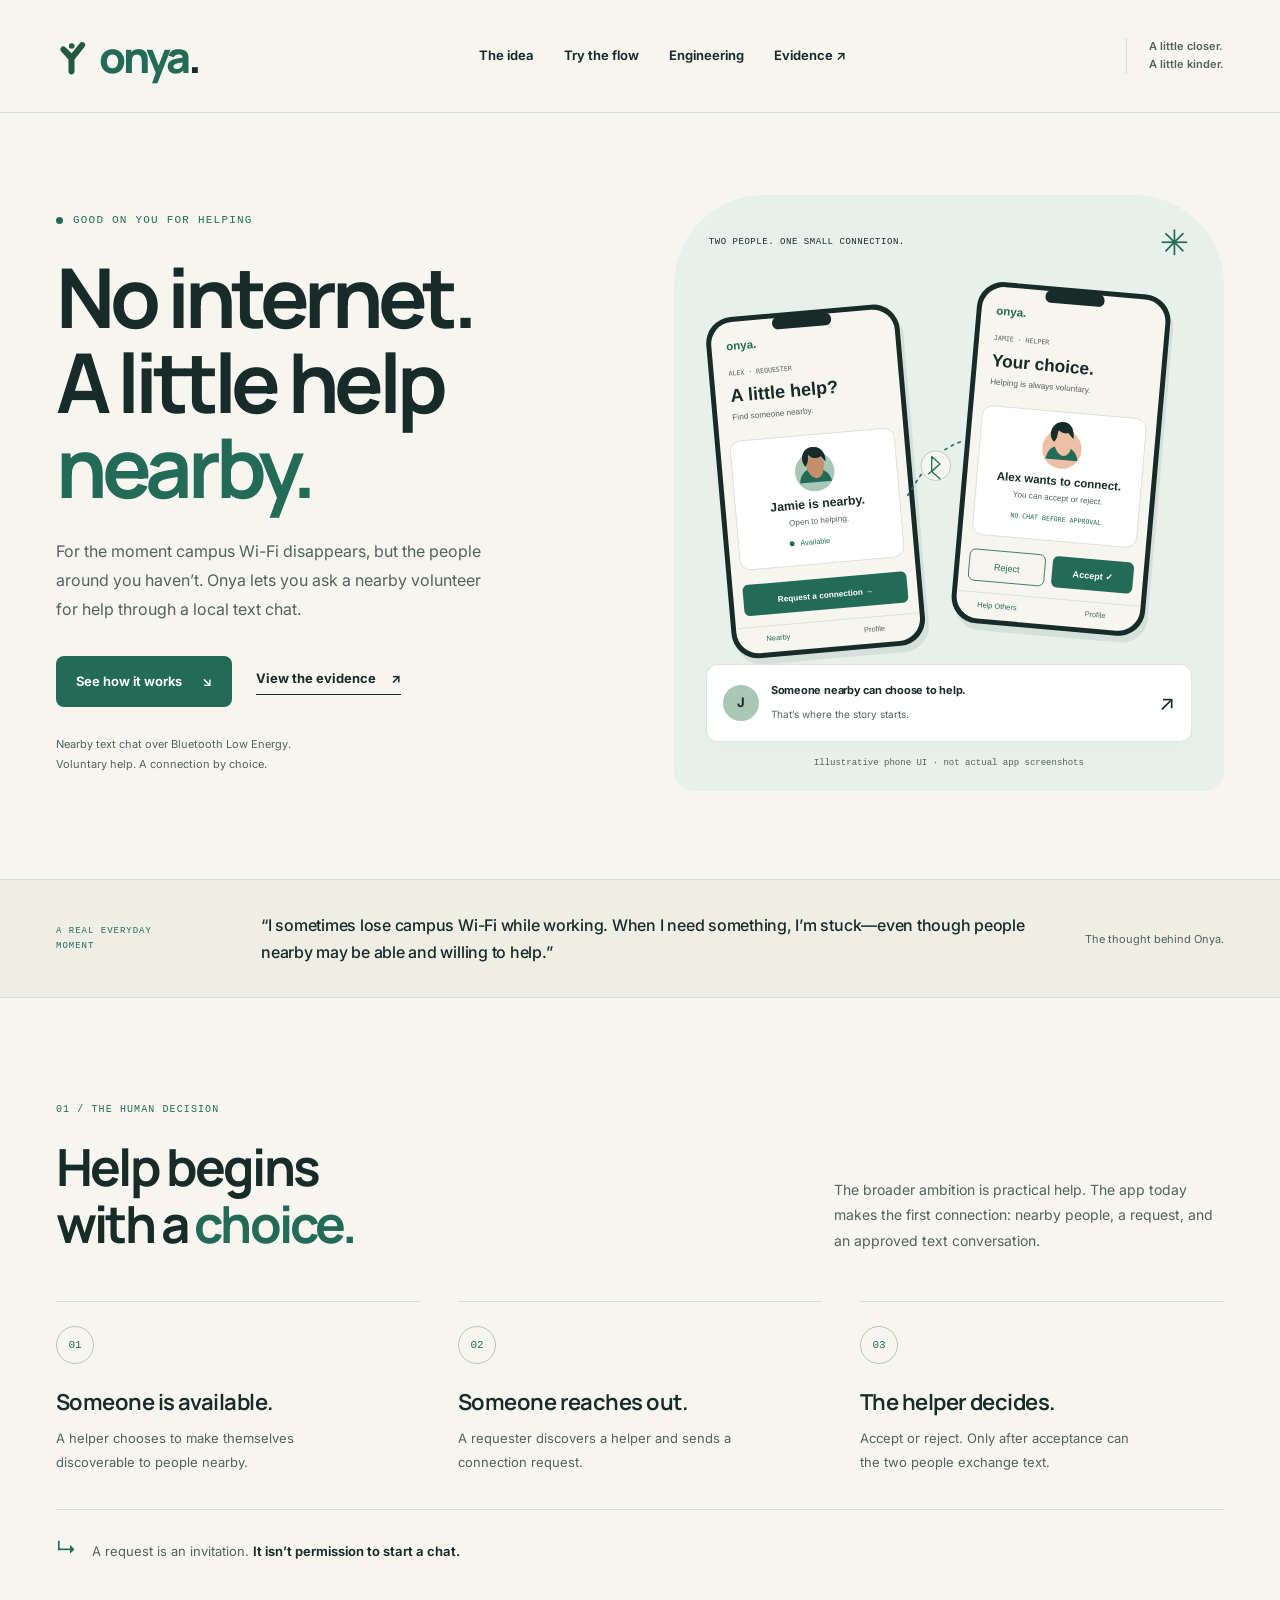
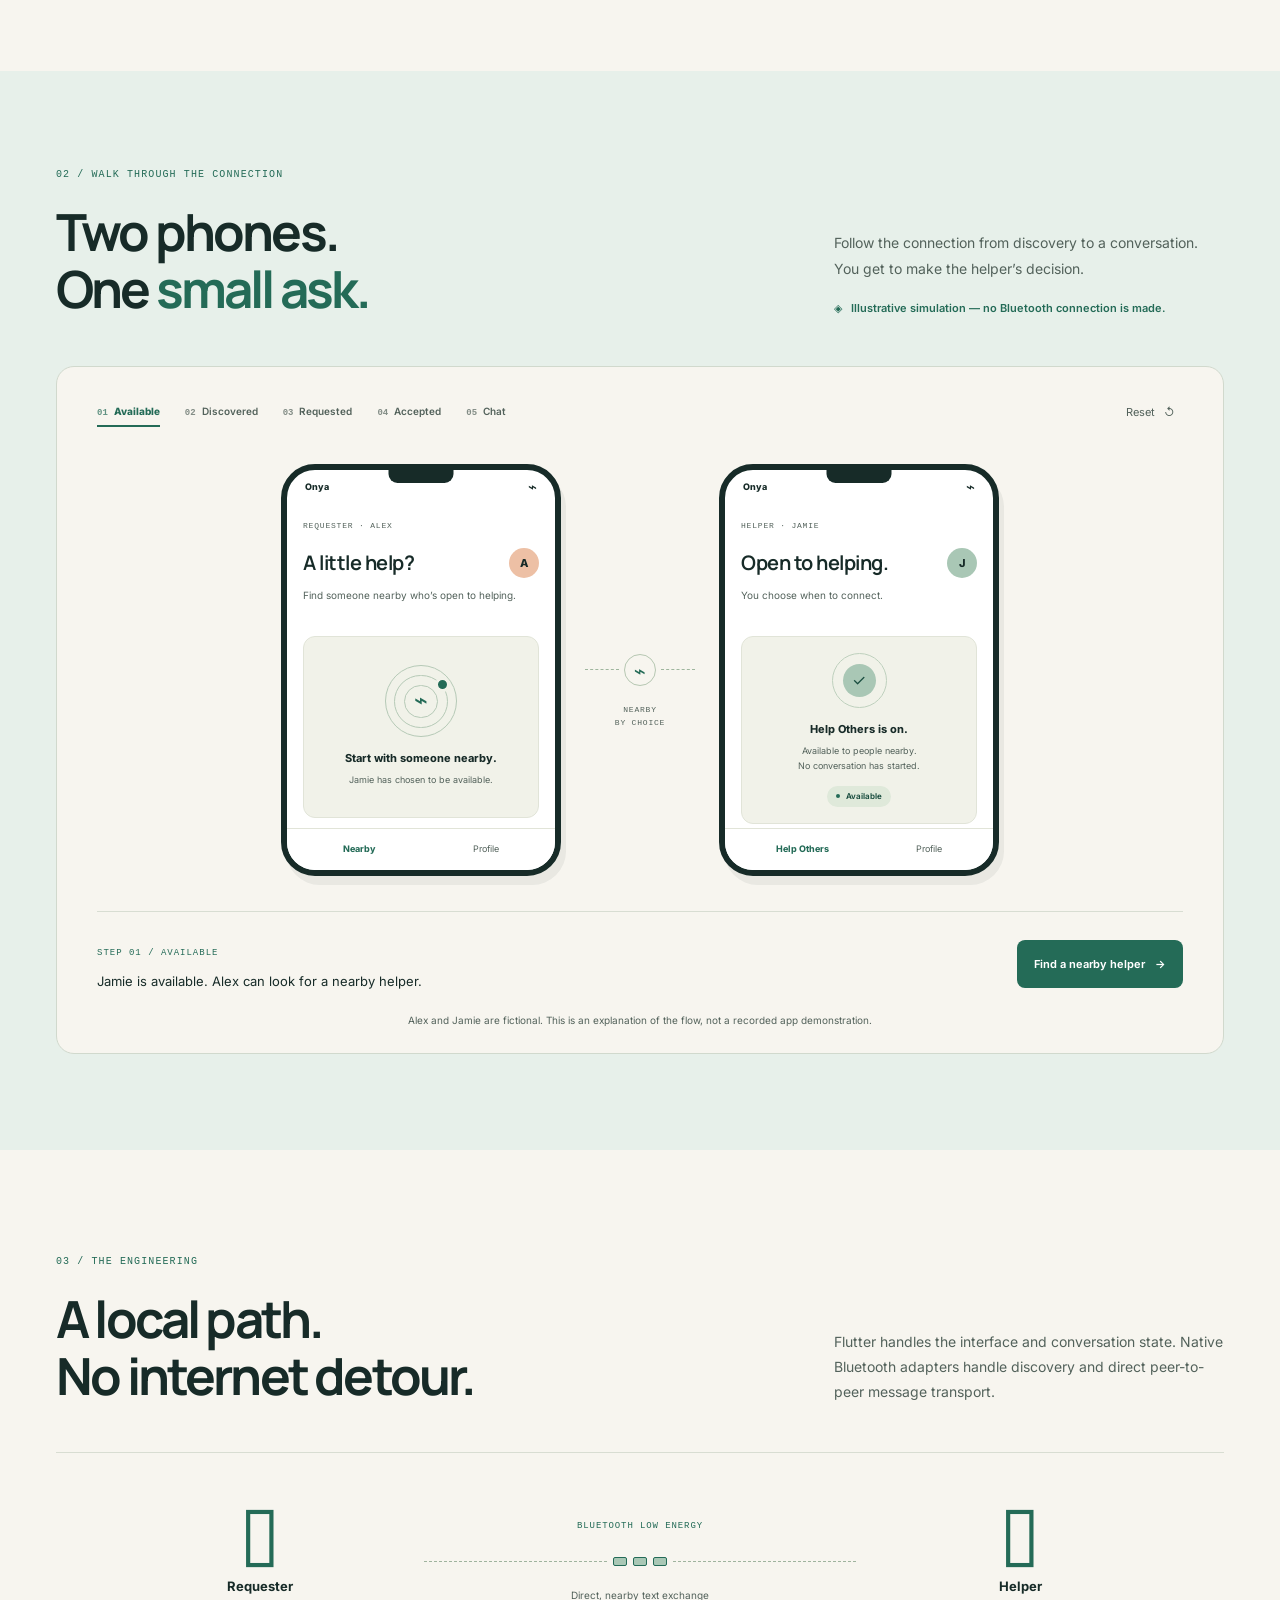
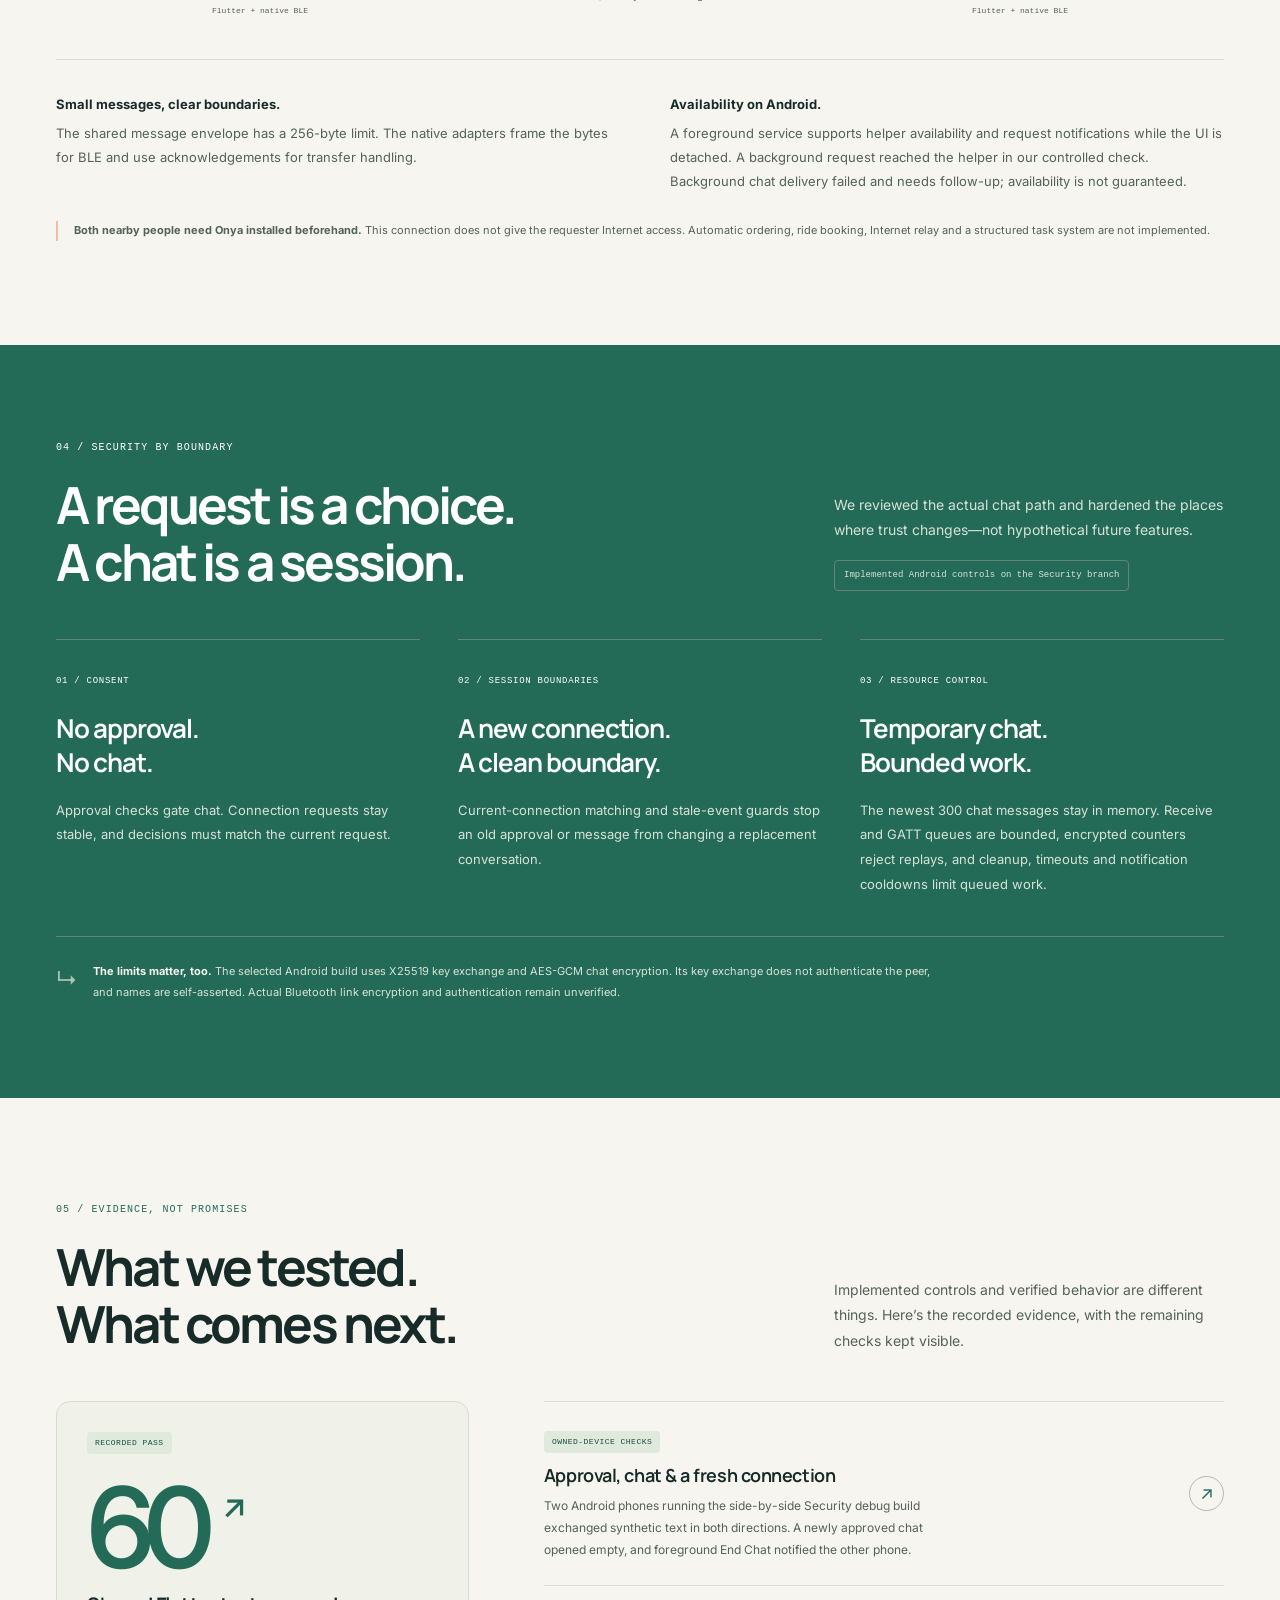
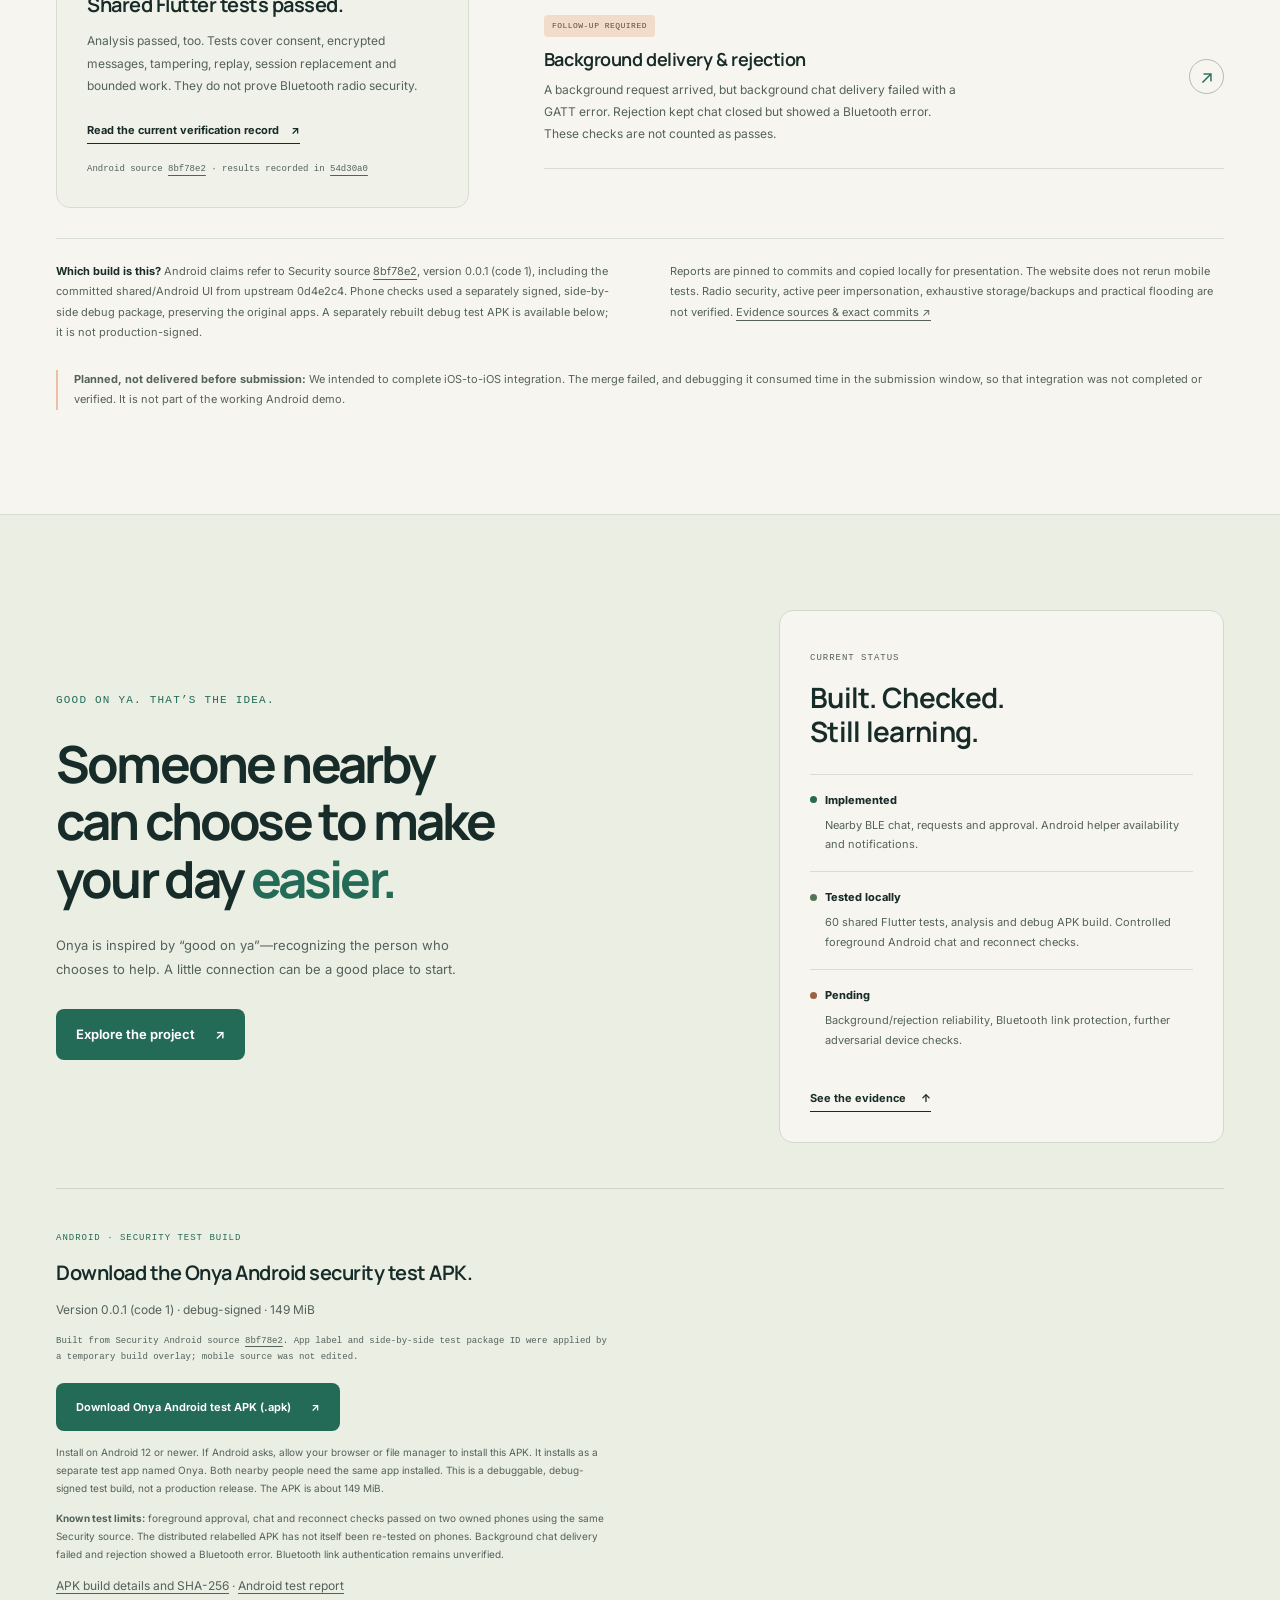
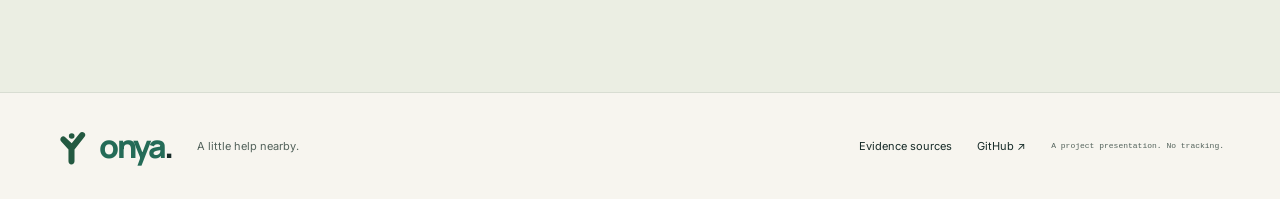
<file: website/onya/index.html>
<!doctype html>
<html lang="en">
<head>
  <meta charset="utf-8">
  <meta name="viewport" content="width=device-width, initial-scale=1">
  <meta name="description" content="No internet. A little help nearby. Onya explores voluntary help through nearby Bluetooth peer-to-peer text chat.">
  <meta name="theme-color" content="#F7F5EF">
  <meta http-equiv="Content-Security-Policy" content="default-src 'self'; script-src 'self'; style-src 'self'; img-src 'self'; font-src 'self'; connect-src 'none'; object-src 'none'; base-uri 'none'; form-action 'none'">
  <title>Onya — A little help nearby.</title>
  <link rel="icon" href="assets/onya-symbol.svg" type="image/svg+xml">
  <link rel="stylesheet" href="styles.css">
  <script src="release-config.js" defer></script>
  <script src="app.js" defer></script>
</head>
<body>
  <a class="skip-link" href="#main">Skip to the story</a>
  <header class="site-header">
    <div class="container header-inner">
      <a class="wordmark" href="#moment" aria-label="Onya, back to the beginning"><img class="brand-symbol" src="assets/onya-symbol.svg" width="33" height="40" alt=""><span class="brand-name">onya<span>.</span></span></a>
      <nav aria-label="Main navigation">
        <a href="#journey">The idea</a>
        <a href="#simulation">Try the flow</a>
        <a href="#engineering">Engineering</a>
        <a href="#evidence">Evidence <span aria-hidden="true">↗</span></a>
      </nav>
      <span class="header-note">A little closer.<br>A little kinder.</span>
    </div>
  </header>

  <main id="main">
    <section class="hero container" id="moment" aria-labelledby="hero-title">
      <div class="hero-copy">
        <p class="eyebrow"><span class="signal-dot" aria-hidden="true"></span> GOOD ON YOU FOR HELPING</p>
        <h1 id="hero-title">No internet.<br>A little help<br><span class="soft-emphasis">nearby.</span></h1>
        <p class="hero-description">For the moment campus Wi-Fi disappears, but the people around you haven’t. Onya lets you ask a nearby volunteer for help through a local text chat.</p>
        <div class="hero-actions">
          <a class="button button-primary" href="#simulation">See how it works <span aria-hidden="true">↘</span></a>
          <a class="text-link" href="#evidence">View the evidence <span aria-hidden="true">↗</span></a>
        </div>
        <p class="hero-footnote">Nearby text chat over Bluetooth Low Energy.<br>Voluntary help. A connection by choice.</p>
      </div>
      <figure class="hero-art">
        <div class="art-heading"><span class="small-label">TWO PEOPLE. ONE SMALL CONNECTION.</span><span class="art-mark" aria-hidden="true">✳</span></div>
        <img src="assets/hero-phones.svg" width="620" height="520" alt="Two illustrative Onya phone screens: Alex requests a connection, and Jamie can accept or reject. Original portraits distinguish the requester and helper." fetchpriority="high">
        <div class="art-message"><span class="tiny-avatar" aria-hidden="true">J</span><div><strong>Someone nearby can choose to help.</strong><span>That’s where the story starts.</span></div><span aria-hidden="true">↗</span></div>
        <figcaption>Illustrative phone UI · not actual app screenshots</figcaption>
      </figure>
    </section>

    <section class="origin-strip" aria-label="Our inspiration">
      <div class="container origin-inner"><span class="small-label">A REAL EVERYDAY MOMENT</span><blockquote>“I sometimes lose campus Wi-Fi while working. When I need something, I’m stuck—even though people nearby may be able and willing to help.”</blockquote><span class="origin-signoff">The thought behind Onya.</span></div>
    </section>

    <section class="section container" id="journey" aria-labelledby="journey-title">
      <div class="section-heading"><div><p class="eyebrow">01 / THE HUMAN DECISION</p><h2 id="journey-title">Help begins<br>with a <span class="soft-emphasis">choice.</span></h2></div><p>The broader ambition is practical help. The app today makes the first connection: nearby people, a request, and an approved text conversation.</p></div>
      <ol class="journey-steps">
        <li><span class="step-number">01</span><h3>Someone is available.</h3><p>A helper chooses to make themselves discoverable to people nearby.</p></li>
        <li><span class="step-number">02</span><h3>Someone reaches out.</h3><p>A requester discovers a helper and sends a connection request.</p></li>
        <li><span class="step-number">03</span><h3>The helper decides.</h3><p>Accept or reject. Only after acceptance can the two people exchange text.</p></li>
      </ol>
      <p class="consent-note"><span aria-hidden="true">↳</span> A request is an invitation. <strong>It isn’t permission to start a chat.</strong></p>
    </section>

    <section class="simulation-section" id="simulation" aria-labelledby="simulation-title">
      <div class="container">
        <div class="section-heading"><div><p class="eyebrow">02 / WALK THROUGH THE CONNECTION</p><h2 id="simulation-title">Two phones.<br>One <span class="soft-emphasis">small ask.</span></h2></div><div><p>Follow the connection from discovery to a conversation. You get to make the helper’s decision.</p><p class="simulation-label"><span aria-hidden="true">◈</span> Illustrative simulation — no Bluetooth connection is made.</p></div></div>
        <noscript><p class="noscript-note">JavaScript is disabled. The story still works: a helper is available → a requester discovers them → sends a request → the helper accepts or rejects → chat opens only after acceptance.</p></noscript>
        <div class="simulation" data-state="available">
          <div class="sim-progress" aria-label="Illustrated connection stages">
            <ol><li class="current" data-step="available">Available</li><li data-step="discovered">Discovered</li><li data-step="requested">Requested</li><li data-step="accepted">Accepted</li><li data-step="chat">Chat</li></ol>
            <button class="reset-button" id="reset-simulation" type="button">Reset <span aria-hidden="true">↺</span></button>
          </div>
          <div class="phones">
            <article class="phone requester-phone" aria-labelledby="requester-label">
              <div class="phone-top"><span>Onya</span><span class="phone-notch" aria-hidden="true"></span><span class="phone-symbol" aria-hidden="true">⌁</span></div>
              <div class="phone-screen">
                <p class="phone-role" id="requester-label">REQUESTER · ALEX</p>
                <div class="phone-title-row"><h3 id="requester-title">A little help?</h3><span class="avatar avatar-peach" aria-hidden="true">A</span></div>
                <p class="phone-subtitle" id="requester-subtitle">Find someone nearby who’s open to helping.</p>
                <div class="phone-panel" id="requester-panel">
                  <div class="radar" aria-hidden="true"><span></span><span></span><span></span><b>⌁</b></div>
                  <p class="panel-heading">Start with someone nearby.</p><p class="panel-description">Jamie has chosen to be available.</p>
                </div>
                <div class="chat-messages" id="requester-chat" hidden aria-label="Illustrative chat on Alex's phone"></div>
                <div class="phone-bottom"><span class="phone-nav-active">Nearby</span><span>Profile</span></div>
              </div>
            </article>
            <div class="connection-space" aria-hidden="true"><span class="connection-line"></span><span class="connection-icon">⌁</span><span class="connection-line"></span><span class="connection-caption">NEARBY<br>BY CHOICE</span></div>
            <article class="phone helper-phone" aria-labelledby="helper-label">
              <div class="phone-top"><span>Onya</span><span class="phone-notch" aria-hidden="true"></span><span class="phone-symbol" aria-hidden="true">⌁</span></div>
              <div class="phone-screen">
                <p class="phone-role" id="helper-label">HELPER · JAMIE</p>
                <div class="phone-title-row"><h3 id="helper-title">Open to helping.</h3><span class="avatar avatar-sage" aria-hidden="true">J</span></div>
                <p class="phone-subtitle" id="helper-subtitle">You choose when to connect.</p>
                <div class="phone-panel helper-panel" id="helper-panel"><div class="availability-orbit" aria-hidden="true"><span>✓</span></div><p class="panel-heading">Help Others is on.</p><p class="panel-description">Available to people nearby.<br>No conversation has started.</p><span class="availability-pill"><span class="signal-dot" aria-hidden="true"></span> Available</span></div>
                <div class="chat-messages" id="helper-chat" hidden aria-label="Illustrative chat on Jamie's phone"></div>
                <div class="phone-bottom"><span class="phone-nav-active">Help Others</span><span>Profile</span></div>
              </div>
            </article>
          </div>
          <div class="sim-controls">
            <div class="sim-narration"><span class="small-label" id="sim-step-label">STEP 01 / AVAILABLE</span><p id="sim-status" role="status" aria-live="polite" aria-atomic="true">Jamie is available. Alex can look for a nearby helper.</p></div>
            <div class="sim-buttons" id="sim-buttons"><button class="button button-primary" type="button" id="discover-button">Find a nearby helper <span aria-hidden="true">→</span></button><button class="button button-primary" type="button" id="request-button" hidden>Request a connection <span aria-hidden="true">→</span></button><button class="button button-outline" type="button" id="reject-button" hidden>Reject request</button><button class="button button-primary" type="button" id="accept-button" hidden>Accept request <span aria-hidden="true">✓</span></button><button class="button button-primary" type="button" id="chat-button" hidden>Show the example chat <span aria-hidden="true">→</span></button><button class="button button-outline" type="button" id="restart-button" hidden>Try again <span aria-hidden="true">↺</span></button></div>
          </div>
          <p class="example-note">Alex and Jamie are fictional. This is an explanation of the flow, not a recorded app demonstration.</p>
        </div>
      </div>
    </section>

    <section class="section container engineering-section" id="engineering" aria-labelledby="engineering-title">
      <div class="section-heading"><div><p class="eyebrow">03 / THE ENGINEERING</p><h2 id="engineering-title">A local path.<br>No internet detour.</h2></div><p>Flutter handles the interface and conversation state. Native Bluetooth adapters handle discovery and direct peer-to-peer message transport.</p></div>
      <div class="transport-diagram" role="img" aria-label="Requester phone sends bounded message frames directly over Bluetooth Low Energy to a nearby helper phone. No Internet access is provided."><div class="diagram-device"><span aria-hidden="true">▯</span><strong>Requester</strong><small>Flutter + native BLE</small></div><div class="diagram-path"><span class="small-label">BLUETOOTH LOW ENERGY</span><div class="packet-path" aria-hidden="true"><span></span><i></i><i></i><i></i><span></span></div><p>Direct, nearby text exchange</p></div><div class="diagram-device"><span aria-hidden="true">▯</span><strong>Helper</strong><small>Flutter + native BLE</small></div></div>
      <div class="engineering-notes"><p><strong>Small messages, clear boundaries.</strong> The shared message envelope has a 256-byte limit. The native adapters frame the bytes for BLE and use acknowledgements for transfer handling.</p><p><strong>Availability on Android.</strong> A foreground service supports helper availability and request notifications while the UI is detached. A background request reached the helper in our controlled check. Background chat delivery failed and needs follow-up; availability is not guaranteed.</p></div>
      <p class="scope-note"><strong>Both nearby people need Onya installed beforehand.</strong> This connection does not give the requester Internet access. Automatic ordering, ride booking, Internet relay and a structured task system are not implemented.</p>
    </section>

    <section class="security-section" id="security" aria-labelledby="security-title">
      <div class="container">
        <div class="section-heading"><div><p class="eyebrow">04 / SECURITY BY BOUNDARY</p><h2 id="security-title">A request is a choice.<br>A chat is a session.</h2></div><div><p>We reviewed the actual chat path and hardened the places where trust changes—not hypothetical future features.</p><span class="security-context">Implemented Android controls on the Security branch</span></div></div>
        <div class="security-columns">
          <article><span class="security-number">01 / CONSENT</span><h3>No approval.<br>No chat.</h3><p>Approval checks gate chat. Connection requests stay stable, and decisions must match the current request.</p></article>
          <article><span class="security-number">02 / SESSION BOUNDARIES</span><h3>A new connection.<br>A clean boundary.</h3><p>Current-connection matching and stale-event guards stop an old approval or message from changing a replacement conversation.</p></article>
          <article><span class="security-number">03 / RESOURCE CONTROL</span><h3>Temporary chat.<br>Bounded work.</h3><p>The newest 300 chat messages stay in memory. Receive and GATT queues are bounded, encrypted counters reject replays, and cleanup, timeouts and notification cooldowns limit queued work.</p></article>
        </div>
        <div class="security-limit"><span aria-hidden="true">↳</span><p><strong>The limits matter, too.</strong> The selected Android build uses X25519 key exchange and AES-GCM chat encryption. Its key exchange does not authenticate the peer, and names are self-asserted. Actual Bluetooth link encryption and authentication remain unverified.</p></div>
      </div>
    </section>

    <section class="section container evidence-section" id="evidence" aria-labelledby="evidence-title">
      <div class="section-heading"><div><p class="eyebrow">05 / EVIDENCE, NOT PROMISES</p><h2 id="evidence-title">What we tested.<br>What comes next.</h2></div><p>Implemented controls and verified behavior are different things. Here’s the recorded evidence, with the remaining checks kept visible.</p></div>
      <div class="evidence-layout">
        <div class="test-highlight"><span class="status-tag tag-verified">RECORDED PASS</span><span class="test-number">60<span aria-hidden="true">↗</span></span><h3>Shared Flutter tests passed.</h3><p>Analysis passed, too. Tests cover consent, encrypted messages, tampering, replay, session replacement and bounded work. They do not prove Bluetooth radio security.</p><a class="text-link" href="evidence/android-current.md">Read the current verification record <span aria-hidden="true">↗</span></a><span class="evidence-metadata">Android source <a href="https://github.com/Laxmi-Srinivas/Offline-relay/commit/8bf78e29b9ff740c3336067dd610b4c4e25e9fca">8bf78e2</a> · results recorded in <a href="https://github.com/Laxmi-Srinivas/Offline-relay/commit/54d30a0220fbe3b18b2a78a792cc9c6f482634a7">54d30a0</a></span></div>
        <div class="evidence-rows">
          <article class="evidence-row"><div><span class="status-tag tag-verified">OWNED-DEVICE CHECKS</span><h3>Approval, chat &amp; a fresh connection</h3><p>Two Android phones running the side-by-side Security debug build exchanged synthetic text in both directions. A newly approved chat opened empty, and foreground End Chat notified the other phone.</p></div><a class="round-link" href="evidence/android-current.md" aria-label="Read Android phone test results">↗</a></article>
          <article class="evidence-row"><div><span class="status-tag tag-pending">FOLLOW-UP REQUIRED</span><h3>Background delivery &amp; rejection</h3><p>A background request arrived, but background chat delivery failed with a GATT error. Rejection kept chat closed but showed a Bluetooth error. These checks are not counted as passes.</p></div><a class="round-link" href="evidence/android-current.md" aria-label="Read failed checks and remaining limitations">↗</a></article>
        </div>
      </div>
      <div class="evidence-caveat"><p><strong>Which build is this?</strong> Android claims refer to Security source <a href="https://github.com/Laxmi-Srinivas/Offline-relay/commit/8bf78e29b9ff740c3336067dd610b4c4e25e9fca">8bf78e2</a>, version 0.0.1 (code 1), including the committed shared/Android UI from upstream 0d4e2c4. Phone checks used a separately signed, side-by-side debug package, preserving the original apps. A separately rebuilt debug test APK is available below; it is not production-signed.</p><p>Reports are pinned to commits and copied locally for presentation. The website does not rerun mobile tests. Radio security, active peer impersonation, exhaustive storage/backups and practical flooding are not verified. <a href="evidence.html">Evidence sources &amp; exact commits <span aria-hidden="true">↗</span></a></p></div>
      <p class="scope-note" id="planned-not-completed"><strong>Planned, not delivered before submission:</strong> We intended to complete iOS-to-iOS integration. The merge failed, and debugging it consumed time in the submission window, so that integration was not completed or verified. It is not part of the working Android demo.</p>
    </section>

    <section class="close-section" id="status" aria-labelledby="close-title">
      <div class="container close-layout"><div><p class="eyebrow">GOOD ON YA. THAT’S THE IDEA.</p><h2 id="close-title">Someone nearby<br>can choose to make<br>your day <span class="soft-emphasis">easier.</span></h2><p>Onya is inspired by “good on ya”—recognizing the person who chooses to help. A little connection can be a good place to start.</p><a class="button button-primary" href="https://github.com/Laxmi-Srinivas/Offline-relay">Explore the project <span aria-hidden="true">↗</span></a></div><aside class="current-status" aria-labelledby="status-title"><span class="small-label">CURRENT STATUS</span><h3 id="status-title">Built. Checked.<br>Still learning.</h3><dl><div><dt><span class="status-dot built" aria-hidden="true"></span> Implemented</dt><dd>Nearby BLE chat, requests and approval. Android helper availability and notifications.</dd></div><div><dt><span class="status-dot tested" aria-hidden="true"></span> Tested locally</dt><dd>60 shared Flutter tests, analysis and debug APK build. Controlled foreground Android chat and reconnect checks.</dd></div><div><dt><span class="status-dot pending" aria-hidden="true"></span> Pending</dt><dd>Background/rejection reliability, Bluetooth link protection, further adversarial device checks.</dd></div></dl><a class="text-link" href="#evidence">See the evidence <span aria-hidden="true">↑</span></a></aside></div>
      <div class="container distribution-status" aria-label="Android app access">
        <article id="android-access"><span class="small-label">ANDROID · SECURITY TEST BUILD</span><h3 id="android-download-status">Download the Onya Android security test APK.</h3><p id="android-version">Version 0.0.1 (code 1) · debug-signed · 149 MiB</p><p id="android-source">Built from Security Android source <a href="https://github.com/Laxmi-Srinivas/Offline-relay/commit/8bf78e29b9ff740c3336067dd610b4c4e25e9fca">8bf78e2</a>. App label and side-by-side test package ID were applied by a temporary build overlay; mobile source was not edited.</p><a class="button button-primary" id="android-download" href="https://github.com/Laxmi-Srinivas/Offline-relay/releases/download/onya-android-security-v0.0.1-test.1/Onya-Android-Security-Test-0.0.1.apk">Download Onya Android test APK (.apk) <span aria-hidden="true">↗</span></a><p class="distribution-note">Install on Android 12 or newer. If Android asks, allow your browser or file manager to install this APK. It installs as a separate test app named Onya. Both nearby people need the same app installed. This is a debuggable, debug-signed test build, not a production release. The APK is about 149 MiB.</p><p class="distribution-note"><strong>Known test limits:</strong> foreground approval, chat and reconnect checks passed on two owned phones using the same Security source. The distributed relabelled APK has not itself been re-tested on phones. Background chat delivery failed and rejection showed a Bluetooth error. Bluetooth link authentication remains unverified.</p><p><a href="evidence/android-download.md">APK build details and SHA-256</a> · <a href="evidence/android-current.md">Android test report</a></p></article>
      </div>
    </section>
  </main>
  <footer class="site-footer"><div class="container footer-inner"><a class="wordmark" href="#moment" aria-label="Onya, back to the beginning"><img class="brand-symbol" src="assets/onya-symbol.svg" width="33" height="40" alt=""><span class="brand-name">onya<span>.</span></span></a><p>A little help nearby.</p><div><a href="evidence.html">Evidence sources</a><a href="https://github.com/Laxmi-Srinivas/Offline-relay">GitHub <span aria-hidden="true">↗</span></a></div><span class="footer-note">A project presentation. No tracking.</span></div></footer>
</body>
</html>
</file>
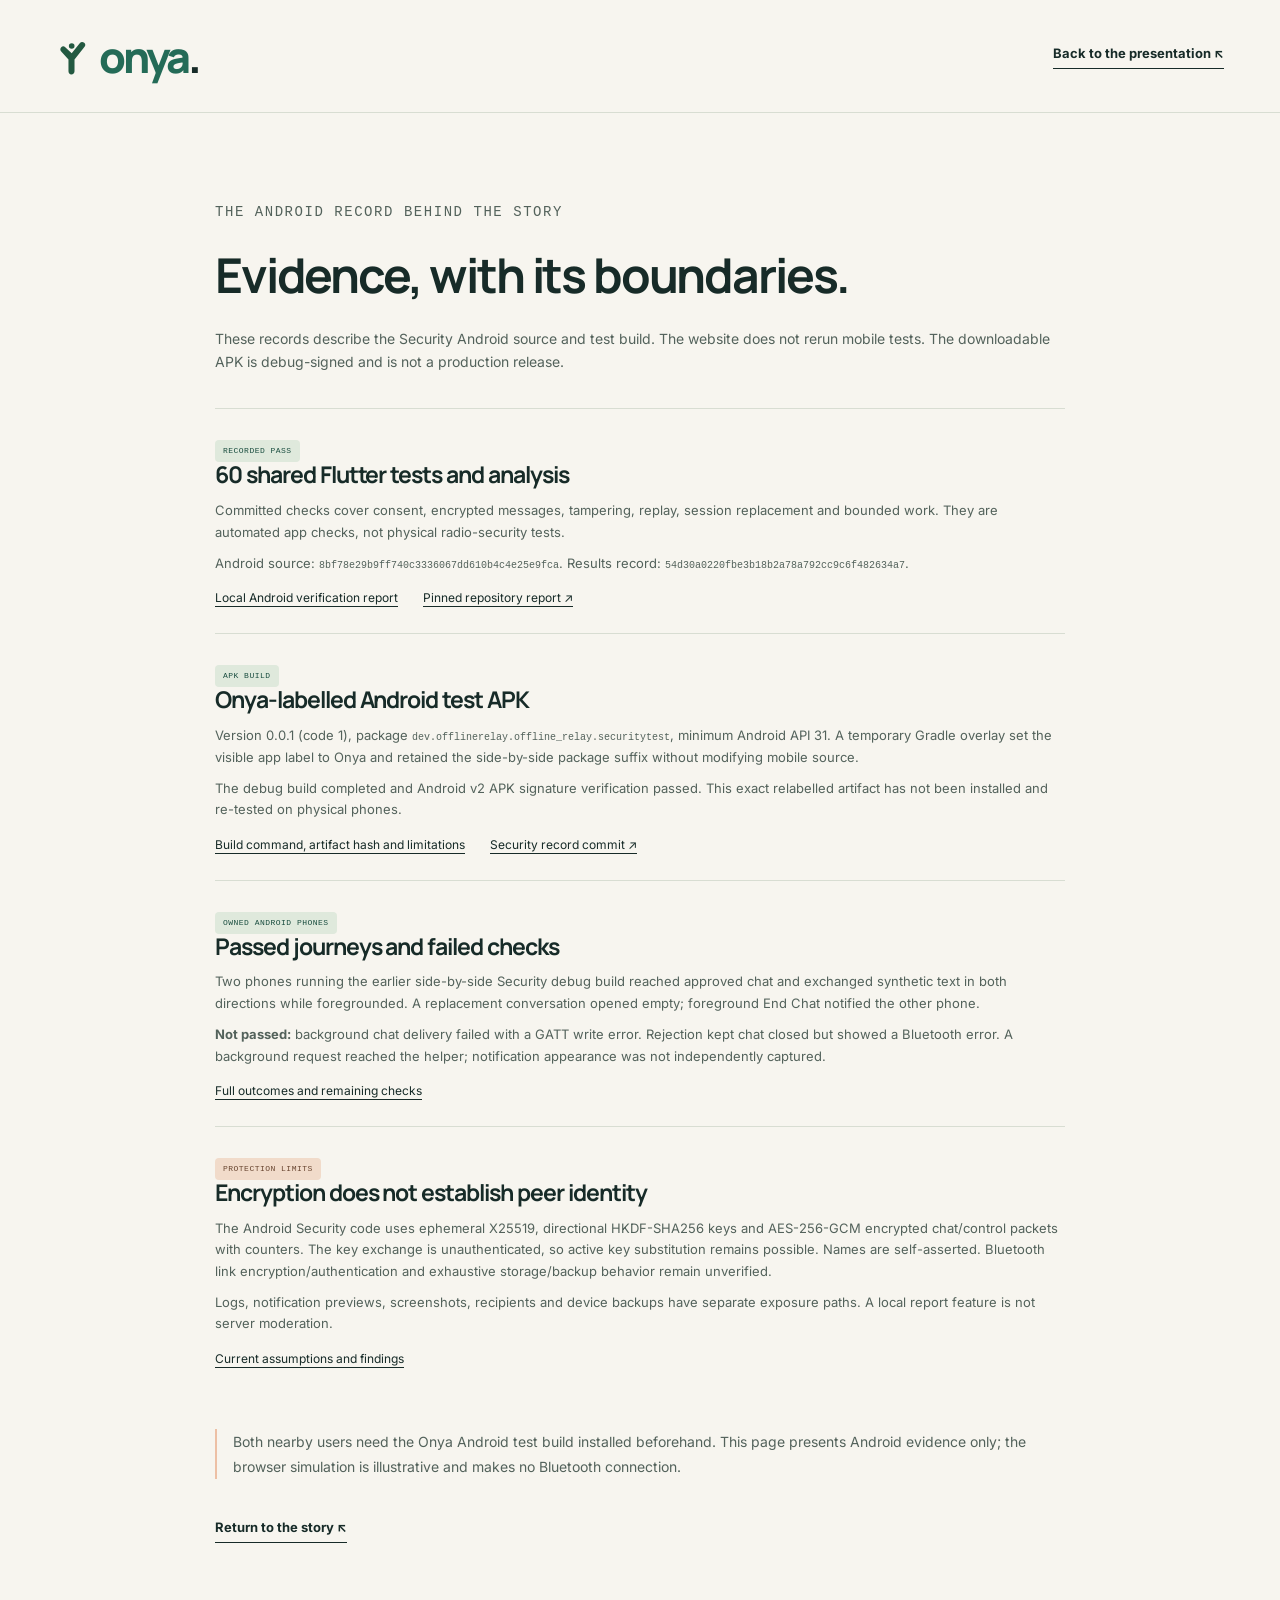
<file: website/onya/evidence.html>
<!doctype html>
<html lang="en"><head><meta charset="utf-8"><meta name="viewport" content="width=device-width,initial-scale=1"><meta name="theme-color" content="#F7F5EF"><meta http-equiv="Content-Security-Policy" content="default-src 'self'; script-src 'none'; style-src 'self'; img-src 'self'; font-src 'self'; connect-src 'none'; object-src 'none'; base-uri 'none'; form-action 'none'"><title>Onya — Android evidence</title><link rel="stylesheet" href="styles.css"><link rel="icon" href="assets/onya-symbol.svg" type="image/svg+xml"></head>
<body><a class="skip-link" href="#main">Skip to evidence</a><header class="site-header"><div class="container header-inner"><a class="wordmark" href="index.html" aria-label="Onya, return to presentation"><img class="brand-symbol" src="assets/onya-symbol.svg" width="33" height="40" alt=""><span class="brand-name">onya<span>.</span></span></a><a class="text-link" href="index.html#evidence">Back to the presentation ↖</a></div></header>
<main id="main" class="container evidence-page"><p class="eyebrow">THE ANDROID RECORD BEHIND THE STORY</p><h1>Evidence, with its boundaries.</h1><p>These records describe the Security Android source and test build. The website does not rerun mobile tests. The downloadable APK is debug-signed and is not a production release.</p>
<div class="source-list">
<article><span class="status-tag tag-verified">RECORDED PASS</span><h2>60 shared Flutter tests and analysis</h2><p>Committed checks cover consent, encrypted messages, tampering, replay, session replacement and bounded work. They are automated app checks, not physical radio-security tests.</p><p>Android source: <code>8bf78e29b9ff740c3336067dd610b4c4e25e9fca</code>. Results record: <code>54d30a0220fbe3b18b2a78a792cc9c6f482634a7</code>.</p><div class="source-links"><a href="evidence/android-current.md">Local Android verification report</a><a href="https://github.com/Laxmi-Srinivas/Offline-relay/blob/54d30a0220fbe3b18b2a78a792cc9c6f482634a7/docs/security/ANDROID_CURRENT.md">Pinned repository report ↗</a></div></article>
<article><span class="status-tag tag-verified">APK BUILD</span><h2>Onya-labelled Android test APK</h2><p>Version 0.0.1 (code 1), package <code>dev.offlinerelay.offline_relay.securitytest</code>, minimum Android API 31. A temporary Gradle overlay set the visible app label to Onya and retained the side-by-side package suffix without modifying mobile source.</p><p>The debug build completed and Android v2 APK signature verification passed. This exact relabelled artifact has not been installed and re-tested on physical phones.</p><div class="source-links"><a href="evidence/android-download.md">Build command, artifact hash and limitations</a><a href="https://github.com/Laxmi-Srinivas/Offline-relay/commit/54d30a0220fbe3b18b2a78a792cc9c6f482634a7">Security record commit ↗</a></div></article>
<article><span class="status-tag tag-verified">OWNED ANDROID PHONES</span><h2>Passed journeys and failed checks</h2><p>Two phones running the earlier side-by-side Security debug build reached approved chat and exchanged synthetic text in both directions while foregrounded. A replacement conversation opened empty; foreground End Chat notified the other phone.</p><p><strong>Not passed:</strong> background chat delivery failed with a GATT write error. Rejection kept chat closed but showed a Bluetooth error. A background request reached the helper; notification appearance was not independently captured.</p><div class="source-links"><a href="evidence/android-current.md">Full outcomes and remaining checks</a></div></article>
<article><span class="status-tag tag-pending">PROTECTION LIMITS</span><h2>Encryption does not establish peer identity</h2><p>The Android Security code uses ephemeral X25519, directional HKDF-SHA256 keys and AES-256-GCM encrypted chat/control packets with counters. The key exchange is unauthenticated, so active key substitution remains possible. Names are self-asserted. Bluetooth link encryption/authentication and exhaustive storage/backup behavior remain unverified.</p><p>Logs, notification previews, screenshots, recipients and device backups have separate exposure paths. A local report feature is not server moderation.</p><div class="source-links"><a href="evidence/android-current.md">Current assumptions and findings</a></div></article>
</div><p class="scope-note">Both nearby users need the Onya Android test build installed beforehand. This page presents Android evidence only; the browser simulation is illustrative and makes no Bluetooth connection.</p><a class="text-link back-link" href="index.html#evidence">Return to the story ↖</a></main></body></html>
</file>
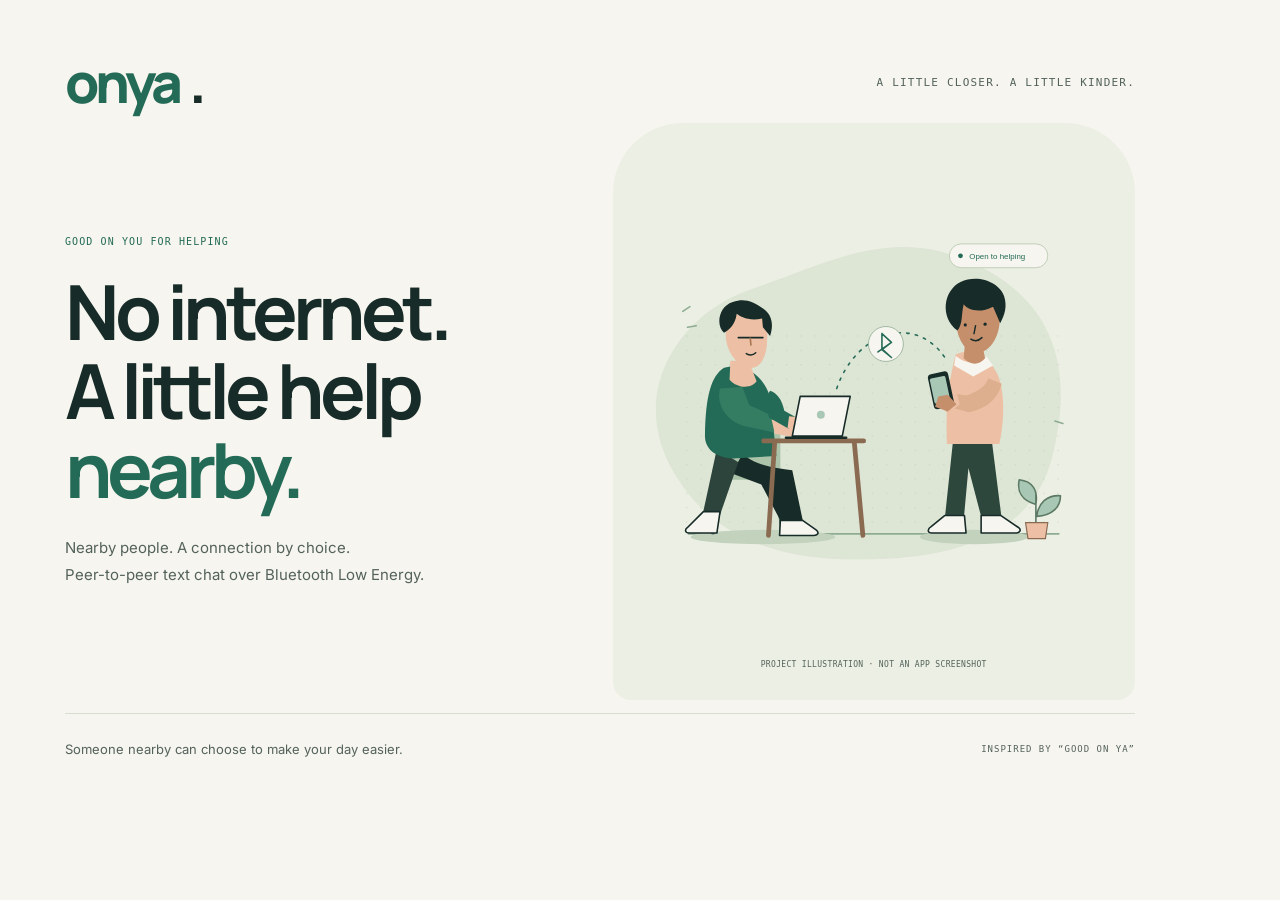
<file: website/onya/presentation/cover.html>
<!doctype html>
<html lang="en"><head><meta charset="utf-8"><meta name="viewport" content="width=device-width,initial-scale=1"><title>Onya — Project illustration</title><link rel="stylesheet" href="../styles.css"><link rel="stylesheet" href="cover.css"></head><body><main class="cover"><div class="cover-brand"><span class="wordmark">onya<span>.</span></span><span class="small-label">A LITTLE CLOSER. A LITTLE KINDER.</span></div><div class="cover-content"><div><p class="eyebrow">GOOD ON YOU FOR HELPING</p><h1>No internet.<br>A little help<br><span class="soft-emphasis">nearby.</span></h1><p class="cover-description">Nearby people. A connection by choice.<br>Peer-to-peer text chat over Bluetooth Low Energy.</p></div><figure><img src="../assets/nearby-people.svg" width="620" height="520" alt="Original illustration of two people making a nearby connection."><figcaption>PROJECT ILLUSTRATION · NOT AN APP SCREENSHOT</figcaption></figure></div><div class="cover-footer"><span>Someone nearby can choose to make your day easier.</span><span class="small-label">INSPIRED BY “GOOD ON YA”</span></div></main></body></html>
</file>
<file: website/onya/styles.css>
@font-face{font-family:Manrope;src:url('assets/Manrope-Variable.ttf') format('truetype');font-weight:200 800;font-display:swap}
@font-face{font-family:Inter;src:url('assets/Inter-Variable.ttf') format('truetype');font-weight:100 900;font-display:swap}
:root{--cream:#F7F5EF;--green:#246B57;--ink:#172B28;--sage:#A9C7B5;--peach:#EDC0A5;--muted:#53625B;--line:#D8DDD2;--paper:#FCFBF7;--dark-green:#194D3F;--mono:ui-monospace,SFMono-Regular,Consolas,monospace;--font:Manrope,system-ui,-apple-system,BlinkMacSystemFont,'Segoe UI',sans-serif}
*{box-sizing:border-box}html{scroll-behavior:smooth;scroll-padding-top:32px}body{margin:0;background:var(--cream);color:var(--ink);font-family:var(--font);font-size:16px;line-height:1.65;-webkit-font-smoothing:antialiased}a{color:inherit;text-decoration-thickness:1px;text-underline-offset:4px}button{font:inherit}button,a{-webkit-tap-highlight-color:transparent}button{cursor:pointer}button:disabled{cursor:default}a:focus-visible,button:focus-visible,summary:focus-visible,[tabindex]:focus-visible{outline:3px solid var(--green);outline-offset:5px}p,h1,h2,h3,figure,blockquote{margin:0}h1,h2,h3{line-height:1.12;font-weight:650;letter-spacing:-.045em}h3{letter-spacing:-.025em}img{max-width:100%;display:block}button[hidden],[hidden]{display:none!important}.container{width:min(1200px,calc(100% - 112px));margin-inline:auto}.skip-link{position:fixed;top:12px;left:12px;transform:translateY(-200%);z-index:20;background:var(--green);color:white;padding:12px 20px;border-radius:8px}.skip-link:focus{transform:none}.site-header{border-bottom:1px solid var(--line)}.header-inner{min-height:112px;display:flex;align-items:center;justify-content:space-between;gap:40px}.wordmark{font-size:43px;letter-spacing:-.075em;line-height:1;font-weight:800;color:var(--green);text-decoration:none}.wordmark span{color:var(--ink)}nav{display:flex;align-items:center;gap:30px}nav a{text-decoration:none;font-size:13px;font-weight:650}nav a:hover{color:var(--green)}.header-note{font-size:11px;font-weight:600;line-height:1.6;color:var(--muted);border-left:1px solid var(--line);padding-left:22px}.hero{display:grid;grid-template-columns:1.05fr 1fr;gap:40px;align-items:center;padding-block:82px 88px}.eyebrow,.small-label{font-family:var(--mono);font-size:11px;letter-spacing:.11em;line-height:1.6;font-weight:500}.eyebrow{margin-bottom:25px;color:var(--green)}.hero .eyebrow{display:flex;align-items:center;gap:10px}.signal-dot{display:inline-block;width:7px;height:7px;border-radius:50%;background:var(--green);flex-shrink:0}.hero h1{font-size:clamp(55px,6.45vw,86px);line-height:1.03;letter-spacing:-.065em}.soft-emphasis{color:var(--green)}.hero-description{font-size:16px;line-height:1.8;margin-top:28px;max-width:440px;color:var(--muted)}.hero-actions{display:flex;align-items:center;gap:24px;flex-wrap:wrap;margin-top:32px}.button{border:1px solid transparent;border-radius:8px;padding:14px 19px;text-decoration:none;font-size:13px;font-weight:650;display:inline-flex;align-items:center;justify-content:center;gap:20px;min-height:48px;transition:background .15s,color .15s}.button-primary{background:var(--green);color:#fff}.button-primary:hover{background:var(--dark-green)}.button-outline{background:transparent;border-color:var(--green);color:var(--green)}.button-outline:hover{background:#E4ECE4}.text-link{font-size:13px;font-weight:700;display:inline-flex;gap:15px;align-items:center;text-decoration:none;border-bottom:1px solid currentColor;padding-bottom:4px}.hero-footnote{font-size:11px;line-height:1.8;color:var(--muted);margin-top:28px}.hero-art{position:relative;min-width:0;background:#ECEFE4;border-radius:90px 90px 20px 20px;padding:30px 20px 20px;overflow:hidden}.art-heading{display:flex;justify-content:space-between;align-items:center;padding-inline:15px;gap:12px}.art-heading .small-label{font-size:9px;letter-spacing:.06em}.art-mark{font-size:35px;line-height:1;color:var(--green)}.hero-art img{width:100%;height:auto;margin-block:4px -28px}.art-message{position:relative;display:flex;align-items:center;gap:12px;padding:16px;background:var(--paper);border:1px solid #E1E4D9;border-radius:12px;margin:0 12px;box-shadow:0 5px 20px #172B2805}.tiny-avatar{width:36px;height:36px;border-radius:50%;background:var(--sage);display:grid;place-items:center;font-size:13px;font-weight:700;flex-shrink:0}.art-message strong{display:block;font-size:11px;letter-spacing:-.02em}.art-message div span{font-size:10px;color:var(--muted)}.art-message>span:last-child{margin-left:auto;font-size:21px}.hero-art figcaption{font-family:var(--mono);font-size:9px;text-align:center;color:var(--muted);margin-top:14px}.origin-strip{background:#EEEEE4;border-top:1px solid var(--line);border-bottom:1px solid var(--line)}.origin-inner{padding-block:32px;display:grid;grid-template-columns:170px 1fr 150px;gap:35px;align-items:center}.origin-inner .small-label{font-size:9px;max-width:100px;color:var(--green)}.origin-inner blockquote{font-size:16px;font-weight:500;line-height:1.65;letter-spacing:-.015em}.origin-signoff{font-size:11px;color:var(--muted);text-align:right}.section{padding-block:104px}.section-heading{display:flex;justify-content:space-between;align-items:flex-end;gap:60px;margin-bottom:48px}.section-heading h2{font-size:clamp(36px,4vw,53px);letter-spacing:-.055em}.section-heading>p,.section-heading>div:last-child:not(:first-child){max-width:390px;font-size:14px;color:var(--muted);line-height:1.8}.section-heading .eyebrow{font-size:10px;margin-bottom:20px}.journey-steps{margin:0;padding:0;list-style:none;display:grid;grid-template-columns:repeat(3,1fr);gap:38px}.journey-steps li{border-top:1px solid var(--line);padding-top:24px}.step-number{display:grid;place-items:center;border:1px solid #B8C6B9;border-radius:50%;height:38px;width:38px;font-family:var(--mono);font-size:11px;color:var(--green);margin-bottom:26px}.journey-steps h3{font-size:22px;margin-bottom:13px}.journey-steps p{font-size:13px;max-width:290px;color:var(--muted);line-height:1.8}.consent-note{border-top:1px solid var(--line);padding-top:22px;margin-top:35px;font-size:13px;color:var(--muted)}.consent-note span{color:var(--green);font-size:21px;margin-right:12px}.consent-note strong{color:var(--ink);font-weight:650}.simulation-section{background:#EBEFE6;padding-block:96px}.simulation-label{display:flex;gap:9px;align-items:flex-start;font-size:11px!important;color:var(--green);margin-top:18px;line-height:1.7;font-weight:600}.simulation{background:var(--cream);border:1px solid #D1D9CD;border-radius:18px;padding:28px 40px 24px}.sim-progress{display:flex;justify-content:space-between;gap:20px;align-items:center}.sim-progress ol{list-style:none;display:flex;gap:25px;margin:0;padding:0;flex-wrap:wrap;counter-reset:stage}.sim-progress li{counter-increment:stage;font-size:10px;color:var(--muted);position:relative;font-weight:600}.sim-progress li:before{content:'0' counter(stage);font-family:var(--mono);margin-right:6px;font-size:9px;opacity:.7}.sim-progress li.current{color:var(--green);font-weight:800}.sim-progress li.current:after{content:'';position:absolute;bottom:-6px;left:0;right:0;height:2px;background:var(--green)}.sim-progress li.complete{color:var(--green)}.reset-button{border:0;background:transparent;color:var(--muted);font-size:11px;padding:8px;white-space:nowrap}.reset-button:hover{color:var(--green)}.reset-button span{margin-left:6px}.phones{display:grid;grid-template-columns:280px 110px 280px;justify-content:center;align-items:center;gap:24px;padding-block:35px}.phone{border:6px solid var(--ink);border-radius:34px;background:var(--paper);box-shadow:5px 9px 0 #172B2810;overflow:hidden;min-width:0;height:412px;position:relative}.phone-top{display:flex;justify-content:space-between;align-items:center;position:relative;height:35px;padding-inline:18px;font-size:9px;font-weight:800}.phone-notch{position:absolute;width:65px;height:13px;top:0;left:50%;transform:translateX(-50%);border-radius:0 0 9px 9px;background:var(--ink)}.phone-symbol{font-size:15px}.phone-screen{padding:14px 16px 40px}.phone-role{font-family:var(--mono);font-size:8px;letter-spacing:.1em;color:var(--muted);margin-bottom:16px}.phone-title-row{display:flex;align-items:center;justify-content:space-between;gap:8px}.phone-title-row h3{font-size:20px;max-width:165px}.avatar{width:30px;height:30px;flex-shrink:0;border-radius:50%;display:grid;place-items:center;font-size:11px;font-weight:800}.avatar-peach{background:var(--peach)}.avatar-sage{background:var(--sage)}.phone-subtitle{font-size:10px;color:var(--muted);line-height:1.6;margin-top:9px;min-height:32px}.phone-panel{background:#F1F2E9;border:1px solid #E1E4D8;border-radius:12px;min-height:182px;margin-top:17px;padding:16px;text-align:center;display:flex;flex-direction:column;align-items:center;justify-content:center}.panel-heading{font-size:11px;font-weight:750;margin-top:12px}.panel-description{font-size:9px;color:var(--muted);line-height:1.65;margin-top:6px}.radar{width:72px;height:72px;position:relative;display:grid;place-items:center}.radar span{position:absolute;width:100%;height:100%;border-radius:50%;border:1px solid #B5C9B6}.radar span:nth-child(2){width:74%;height:74%}.radar span:nth-child(3){width:46%;height:46%}.radar b{font-size:23px;color:var(--green);z-index:1}.radar:after{content:'';position:absolute;top:12px;right:7px;width:9px;height:9px;border:3px solid #F1F2E9;background:var(--green);border-radius:50%}.availability-orbit{width:55px;height:55px;border:1px solid #BED0BD;border-radius:50%;display:grid;place-items:center}.availability-orbit span{width:33px;height:33px;border-radius:50%;background:var(--sage);display:grid;place-items:center;font-size:16px;color:var(--dark-green)}.availability-pill{display:flex;gap:6px;align-items:center;font-size:8px;font-weight:650;background:#DFE9DA;color:var(--dark-green);border-radius:20px;padding:4px 9px;margin-top:12px}.availability-pill .signal-dot{width:4px;height:4px}.phone-bottom{position:absolute;bottom:0;left:0;right:0;display:flex;justify-content:space-around;gap:12px;border-top:1px solid #E1E4D8;background:var(--paper);padding:13px;font-size:9px;color:var(--muted)}.phone-nav-active{color:var(--green);font-weight:750}.connection-space{display:flex;gap:5px;position:relative;align-items:center}.connection-line{height:1px;flex:1;border-top:1px dashed #9FB69E}.connection-icon{width:32px;height:32px;border-radius:50%;border:1px solid #B6C7B2;display:grid;place-items:center;color:var(--green);font-size:20px}.connection-caption{position:absolute;top:49px;left:0;right:0;text-align:center;font-family:var(--mono);font-size:8px;letter-spacing:.1em;color:var(--muted);line-height:1.7}.sim-controls{padding-top:24px;border-top:1px solid var(--line);display:flex;justify-content:space-between;align-items:center;gap:24px}.sim-narration{max-width:440px}.sim-narration .small-label{font-size:9px;color:var(--green)}.sim-narration p{font-size:13px;margin-top:8px;line-height:1.7}.sim-buttons{display:flex;gap:10px;flex-wrap:wrap;justify-content:flex-end}.sim-buttons .button{font-size:11px;padding:12px 16px;gap:10px}.example-note{font-size:10px;text-align:center;color:var(--muted);margin-top:20px}.chat-messages{margin-top:17px;display:flex;flex-direction:column;gap:9px}.chat-bubble{font-size:10px;line-height:1.55;max-width:92%;background:#E8ECDf;padding:10px 12px;border-radius:12px 12px 12px 3px;align-self:flex-start}.chat-bubble.mine{background:var(--green);color:white;border-radius:12px 12px 3px 12px;align-self:flex-end}.chat-caption{font-family:var(--mono);font-size:8px;color:var(--muted);text-align:center;margin-bottom:2px}.sim-person{width:40px;height:40px;display:grid;place-items:center;border-radius:50%;background:var(--sage);font-size:15px;font-weight:750}.sim-person.requester{background:var(--peach)}.connection-status{font-family:var(--mono);font-size:8px;color:var(--green);margin-top:12px}.noscript-note{background:var(--peach);border-radius:8px;padding:16px;margin-bottom:20px;font-size:13px}.transport-diagram{display:grid;grid-template-columns:1fr 1.5fr 1fr;align-items:center;padding:42px 60px;border-block:1px solid var(--line);gap:20px}.diagram-device{display:flex;flex-direction:column;align-items:center;gap:6px}.diagram-device>span{font-size:75px;line-height:1;color:var(--green);font-family:system-ui,sans-serif}.diagram-device strong{font-size:13px;font-weight:700}.diagram-device small{font-family:var(--mono);font-size:8px;color:var(--muted)}.diagram-path{text-align:center}.diagram-path .small-label{font-size:9px;color:var(--green);letter-spacing:.1em}.packet-path{height:32px;display:flex;align-items:center;justify-content:center;gap:6px;margin:10px 0}.packet-path span{flex:1;border-top:1px dashed #9FB39E}.packet-path i{display:block;height:9px;width:14px;background:var(--sage);border:1px solid var(--green);border-radius:2px}.diagram-path p{font-size:10px;color:var(--muted)}.engineering-notes{display:grid;grid-template-columns:1fr 1fr;gap:60px;margin-top:32px}.engineering-notes p{font-size:13px;line-height:1.85;color:var(--muted)}.engineering-notes strong{display:block;color:var(--ink);margin-bottom:5px}.scope-note{font-size:11px;color:var(--muted);border-left:2px solid var(--peach);padding-left:16px;margin-top:28px;line-height:1.8}.security-section{background:var(--dark-green);color:var(--cream);padding-block:95px}.security-section .eyebrow{color:var(--sage)}.security-section .section-heading>div:last-child{color:#D6E2D7}.security-context{display:inline-block;font-size:9px;font-family:var(--mono);margin-top:18px;border:1px solid #648476;padding:6px 9px;border-radius:4px;color:#D6E2D7}.security-columns{display:grid;grid-template-columns:repeat(3,1fr);gap:38px}.security-columns article{border-top:1px solid #648476;padding-top:24px}.security-number{font-family:var(--mono);font-size:9px;letter-spacing:.08em;color:var(--sage)}.security-columns h3{font-size:26px;line-height:1.3;margin-top:22px;letter-spacing:-.04em}.security-columns p{font-size:13px;color:#D6E2D7;margin-top:18px;line-height:1.9}.security-limit{border-top:1px solid #648476;margin-top:40px;padding-top:24px;display:flex;gap:16px}.security-limit>span{color:var(--sage);font-size:22px}.security-limit p{font-size:11px;line-height:1.9;color:#D6E2D7;max-width:850px}.security-limit strong{color:var(--cream)}.security-section a:focus-visible{outline-color:var(--cream)}.evidence-layout{display:grid;grid-template-columns:.85fr 1.4fr;gap:75px}.test-highlight{border:1px solid var(--line);border-radius:14px;background:#F0F1E8;padding:30px;display:flex;align-items:flex-start;flex-direction:column}.status-tag{font-family:var(--mono);font-size:8px;letter-spacing:.06em;padding:5px 8px;border-radius:4px;display:inline-block;line-height:1.5;font-weight:500}.tag-verified{background:#DFE9DC;color:#194D3F}.tag-pending{background:#F1DBCA;color:#684530}.test-number{font-size:112px;line-height:1.1;letter-spacing:-.09em;color:var(--green);font-weight:550;margin-block:12px 5px}.test-number span{font-size:34px;vertical-align:top;display:inline-block;margin:20px 0 0 17px;letter-spacing:0}.test-highlight h3{font-size:20px}.test-highlight p{font-size:12px;line-height:1.85;color:var(--muted);margin-top:14px}.test-highlight .text-link{font-size:11px;margin-top:24px;gap:12px}.evidence-metadata{font-family:var(--mono);font-size:9px;color:var(--muted);margin-top:18px}.evidence-row{border-top:1px solid var(--line);padding:23px 0;display:flex;gap:20px;align-items:center;justify-content:space-between}.evidence-row:last-child{border-bottom:1px solid var(--line)}.evidence-row h3{font-size:18px;margin-top:12px}.evidence-row p{font-size:12px;color:var(--muted);line-height:1.85;margin-top:10px;max-width:420px}.round-link{border:1px solid #AEBFB1;border-radius:50%;width:35px;height:35px;display:grid;place-items:center;text-decoration:none;flex-shrink:0;color:var(--green);font-size:18px}.round-link:hover{background:#E4ECE4}.evidence-caveat{border-top:1px solid var(--line);margin-top:30px;padding-top:22px;display:grid;grid-template-columns:1fr 1fr;gap:60px}.evidence-caveat p{font-size:11px;line-height:1.85;color:var(--muted)}.evidence-caveat strong{color:var(--ink)}.close-section{background:#EBEEE3;padding-block:95px;border-top:1px solid var(--line)}.close-layout{display:grid;grid-template-columns:1.4fr 1fr;gap:100px;align-items:center}.close-layout h2{font-size:clamp(36px,4vw,53px);letter-spacing:-.055em}.close-layout>div>p:not(.eyebrow){font-size:13px;color:var(--muted);max-width:400px;margin-top:26px;line-height:1.85}.close-layout .button{margin-top:28px}.current-status{background:var(--cream);border:1px solid #D1D9CD;border-radius:14px;padding:30px}.current-status>.small-label{font-size:9px;color:var(--muted)}.current-status h3{font-size:28px;line-height:1.2;margin-top:14px}.current-status dl{margin-top:25px}.current-status dl>div{border-top:1px solid var(--line);padding-block:16px}.current-status dt{font-size:11px;font-weight:750;display:flex;align-items:center;gap:8px}.current-status dd{font-size:11px;color:var(--muted);margin:7px 0 0 15px;line-height:1.8}.status-dot{width:7px;height:7px;border-radius:50%;display:inline-block}.built{background:var(--green)}.tested{background:#567352}.pending{background:#9D6042}.current-status .text-link{font-size:11px}.site-footer{border-top:1px solid var(--line)}.footer-inner{display:flex;align-items:center;gap:25px;padding-block:33px}.footer-inner .wordmark{font-size:32px}.footer-inner>p{font-size:11px;color:var(--muted)}.footer-inner>div{margin-left:auto;display:flex;gap:25px;font-size:11px}.footer-inner a:not(.wordmark){text-decoration:none}.footer-note{font-family:var(--mono);font-size:8px;color:var(--muted)}
.evidence-page{max-width:850px;padding-block:70px}.evidence-page h1{font-size:48px;margin:25px 0}.evidence-page>p{font-size:14px;color:var(--muted);margin-block:18px}.source-list{margin-block:35px}.source-list article{border-top:1px solid var(--line);padding-block:25px}.source-list h2{font-size:23px;margin-bottom:12px}.source-list p{font-size:13px;color:var(--muted);margin-top:10px}.source-list .source-links{display:flex;gap:25px;flex-wrap:wrap;margin-top:14px;font-size:12px}.source-list code{font-family:var(--mono);font-size:10px;overflow-wrap:anywhere}.evidence-page .scope-note{margin-top:35px}.evidence-page .back-link{display:inline-flex;margin-top:20px}
@media(min-width:1450px){.container{width:min(1240px,calc(100% - 150px))}.hero{gap:70px}.hero h1{font-size:91px}}
@media(max-width:1050px){.container{width:calc(100% - 72px)}.header-inner{gap:20px}.header-note{display:none}.hero{gap:28px;padding-block:60px}.hero h1{font-size:66px}.hero-description{font-size:14px}.art-message{margin-inline:0}.art-heading{padding-inline:0}.art-message strong{font-size:10px}.hero-art{padding-inline:16px}.section-heading{gap:40px}.phones{grid-template-columns:260px 65px 260px;gap:18px}.simulation{padding-inline:28px}.sim-progress ol{gap:18px}.evidence-layout{gap:40px}.close-layout{gap:55px}.footer-note{display:none}.origin-inner{grid-template-columns:120px 1fr;gap:25px}.origin-signoff{display:none}}
@media(max-width:760px){.container{width:calc(100% - 40px)}.header-inner{min-height:85px;gap:20px}.wordmark{font-size:36px}nav{gap:16px}nav a{font-size:11px}nav a:nth-child(3){display:none}.hero{grid-template-columns:1fr;padding-block:50px;gap:40px}.hero h1{font-size:clamp(58px,11vw,79px)}.hero-description{max-width:470px;font-size:15px}.hero-copy{max-width:550px}.hero-art{max-width:530px;width:100%;justify-self:center;border-radius:65px 65px 16px 16px;padding:24px 20px 18px}.art-message strong{font-size:12px}.art-message div span{font-size:11px}.art-heading .small-label{font-size:9px}.hero-art img{margin-top:-5px}.hero-footnote{font-size:10px}.origin-inner{display:block;padding-block:26px}.origin-inner .small-label{display:block;max-width:none;font-size:9px;margin-bottom:12px}.origin-inner blockquote{font-size:14px}.section{padding-block:65px}.section-heading{display:block;margin-bottom:32px}.section-heading h2{font-size:42px}.section-heading>p,.section-heading>div:last-child:not(:first-child){margin-top:22px;max-width:510px;font-size:13px}.section-heading .eyebrow{font-size:9px;margin-bottom:16px}.journey-steps{gap:20px}.journey-steps h3{font-size:19px}.journey-steps p{font-size:12px}.step-number{margin-bottom:20px}.consent-note{font-size:12px}.simulation-section{padding-block:65px}.simulation{padding:22px 20px}.sim-progress{align-items:flex-start}.sim-progress ol{gap:14px 16px;max-width:340px}.sim-progress li{font-size:9px}.sim-progress li:before{font-size:8px}.phones{grid-template-columns:1fr 1fr;gap:20px;padding-block:28px}.phone{width:100%;max-width:280px;justify-self:center;height:406px}.connection-space{display:none}.sim-controls{display:block}.sim-narration{max-width:none}.sim-buttons{justify-content:flex-start;margin-top:18px}.sim-buttons .button{font-size:12px}.example-note{text-align:left;font-size:9px;line-height:1.8}.transport-diagram{padding:30px 5px;grid-template-columns:1fr 1.2fr 1fr;gap:12px}.diagram-path .small-label{font-size:8px;letter-spacing:0}.diagram-device small{font-size:7px}.engineering-notes{gap:25px}.security-section{padding-block:65px}.security-columns{gap:20px}.security-columns h3{font-size:21px}.security-columns p{font-size:12px}.security-number{font-size:8px;letter-spacing:0}.security-limit p{font-size:11px}.evidence-layout{grid-template-columns:1fr;gap:30px}.test-highlight{max-width:100%;padding:25px}.test-number{font-size:100px}.test-highlight h3{font-size:22px}.evidence-row h3{font-size:18px}.evidence-caveat{grid-template-columns:1fr;gap:15px}.close-section{padding-block:65px}.close-layout{grid-template-columns:1fr;gap:35px}.close-layout h2{font-size:42px}.current-status{max-width:530px}.footer-inner{flex-wrap:wrap;gap:15px}.footer-inner>div{gap:18px}.evidence-page{padding-block:45px}.evidence-page h1{font-size:37px}}
@media(max-width:480px){.header-inner{min-height:78px}nav{gap:13px}nav a{font-size:10px}.hero{padding-top:40px}.hero h1{font-size:58px}.hero .eyebrow{font-size:9px}.hero-actions{gap:20px}.hero-actions .button{font-size:12px}.hero-actions .text-link{font-size:12px}.hero-description{font-size:14px}.hero-art{padding-inline:14px}.art-message{padding:13px;gap:10px}.art-message strong{font-size:10px}.art-message div span{font-size:9px}.tiny-avatar{width:30px;height:30px;font-size:11px}.journey-steps{grid-template-columns:1fr;gap:24px}.journey-steps li{position:relative;padding:23px 0 0 55px}.step-number{position:absolute;left:0;top:22px;width:33px;height:33px}.journey-steps p{max-width:none}.consent-note span{margin-right:5px}.section-heading h2{font-size:36px}.simulation{padding-inline:12px;border-radius:12px}.sim-progress{gap:8px;padding-inline:4px}.sim-progress ol{gap:12px;max-width:245px}.sim-progress li{font-size:8px}.reset-button{font-size:10px;padding:4px}.phones{gap:12px}.phone{border-width:4px;border-radius:23px;height:360px}.phone-top{padding-inline:12px;height:30px;font-size:8px}.phone-notch{width:45px;height:10px}.phone-screen{padding:9px 10px 35px}.phone-role{font-size:6px;margin-bottom:14px;letter-spacing:.04em}.phone-title-row{gap:4px;align-items:flex-start}.phone-title-row h3{font-size:15px}.avatar{height:22px;width:22px;font-size:9px}.phone-subtitle{font-size:8px;min-height:30px}.phone-panel{padding:12px 7px;min-height:167px;margin-top:12px}.panel-heading{font-size:9px}.panel-description{font-size:8px}.phone-bottom{font-size:7px;padding:11px 5px}.radar{height:60px;width:60px}.availability-orbit{height:49px;width:49px}.availability-pill{font-size:7px;padding:4px 6px}.sim-controls{padding-inline:4px}.sim-narration p{font-size:12px}.chat-messages{gap:7px;margin-top:12px}.chat-bubble{font-size:8px;padding:8px}.chat-caption{font-size:6px}.example-note{padding-inline:4px}.transport-diagram{gap:7px}.diagram-device>span{font-size:60px}.diagram-device strong{font-size:10px}.diagram-device small{font-size:6px;letter-spacing:-.01em}.diagram-path .small-label{font-size:6px}.diagram-path p{font-size:8px}.packet-path{gap:3px}.packet-path i{width:10px;height:7px}.engineering-notes{grid-template-columns:1fr;gap:20px}.security-columns{grid-template-columns:1fr;gap:30px}.security-columns h3{font-size:26px;margin-top:15px}.security-columns p{font-size:13px;margin-top:13px}.security-number{font-size:9px}.security-context{font-size:8px}.security-limit{gap:10px}.close-layout h2{font-size:36px}.current-status{padding:25px}.evidence-caveat p{font-size:11px}.footer-inner>div{width:100%;margin-left:0;margin-top:8px}.evidence-row{gap:12px}.evidence-row h3{font-size:17px}.evidence-row p{font-size:11px}.test-highlight .text-link{font-size:10px}}
@media(prefers-reduced-motion:reduce){html{scroll-behavior:auto}*,*:before,*:after{animation:none!important;transition:none!important}}
.distribution-status{display:grid;grid-template-columns:1fr 1fr;gap:60px;border-top:1px solid #CDD5C7;padding-top:32px;margin-top:45px}.distribution-status .small-label{font-size:9px;color:var(--green)}.distribution-status h3{font-size:20px;margin-top:12px;line-height:1.4}.distribution-status p{font-size:12px;color:var(--muted);margin-top:12px;line-height:1.8}.distribution-status .button{margin-top:18px;font-size:11px}.distribution-status .distribution-note{font-size:10px}.inline-attribution{font-size:10px}.distribution-status a:not(.button){text-underline-offset:3px}
@media(max-width:760px){.distribution-status{grid-template-columns:1fr;gap:30px}}
@media(max-width:480px){.phones{align-items:stretch}.phone{height:auto;min-height:360px}}
:root{--paper:#FFFFFF;--soft:#E7F0EA;--font:Inter,system-ui,-apple-system,BlinkMacSystemFont,'Segoe UI',sans-serif}
h1,h2,h3,.wordmark{font-family:Manrope,system-ui,sans-serif}h1,h2{font-weight:700}
.hero-art,.simulation-section{background:var(--soft)}.security-section{background:var(--green);color:#FFFFFF}
.security-section .eyebrow,.security-number{color:#FFFFFF}
#android-source{font-family:var(--mono);font-size:9px;overflow-wrap:anywhere}
.platform-picker{grid-column:1/-1;display:flex;align-items:center;justify-content:space-between;gap:24px}.platform-picker h3{font-size:28px}.platform-options{display:flex;gap:10px;flex-wrap:wrap}.platform-options .button{margin-top:0;min-width:120px}.distribution-status:has(.platform-picker:not([hidden])){grid-template-columns:1fr;gap:24px}.distribution-status:has(.platform-picker:not([hidden]))>article{max-width:700px}.platform-options .button[aria-pressed="true"]:after{content:'✓';font-size:14px}
@media(max-width:480px){.platform-picker{align-items:flex-start;flex-direction:column;gap:18px}.platform-options{width:100%}.platform-options .button{flex:1;min-width:0}}
@media print{.site-header,.sim-buttons,.reset-button,.hero-actions,.site-footer{display:none}.container{width:100%}.section,.simulation-section,.security-section,.close-section{padding-block:25px}.hero{padding-block:20px}.hero h1{font-size:50px}.security-section{background:white;color:var(--ink)}.security-section p,.security-section .eyebrow,.security-number,.security-section .section-heading>div:last-child{color:var(--ink)}.phones{padding-block:20px}.phone{height:390px}.section-heading h2,.close-layout h2{font-size:34px}a{overflow-wrap:anywhere}.hero,.evidence-layout,.close-layout{gap:25px}.section-heading,.journey-steps,.phones,.evidence-row{break-inside:avoid}.security-columns p,.security-limit p,.security-limit strong{color:var(--ink)}}

.wordmark{display:inline-flex;align-items:center;gap:10px}.brand-symbol{width:33px;height:40px;object-fit:contain;flex-shrink:0}.wordmark .brand-name{color:var(--green)}
</file>
<file: website/onya/presentation/cover.css>
html,body{width:1200px;height:800px;overflow:hidden}.cover{height:800px;padding:55px 65px 40px;display:flex;flex-direction:column}.cover-brand{display:flex;align-items:center;justify-content:space-between}.cover-brand .wordmark{font-size:55px}.cover-brand .small-label{font-size:11px;color:var(--muted)}.cover-content{display:grid;grid-template-columns:1fr 1fr;align-items:center;gap:25px;flex:1}.cover h1{font-size:76px;line-height:1.04;letter-spacing:-.065em}.cover .eyebrow{font-size:10px;margin-bottom:22px}.cover-description{font-size:15px;line-height:1.8;color:var(--muted);margin-top:25px}.cover figure{background:#ECEFE4;border-radius:70px 70px 18px 18px;padding:15px;overflow:hidden}.cover figcaption{font-family:var(--mono);font-size:8px;color:var(--muted);text-align:center;padding-bottom:14px;letter-spacing:.04em}.cover-footer{border-top:1px solid var(--line);padding-top:25px;display:flex;justify-content:space-between;align-items:center;gap:20px;font-size:13px;color:var(--muted)}.cover-footer .small-label{font-size:9px}
</file>
